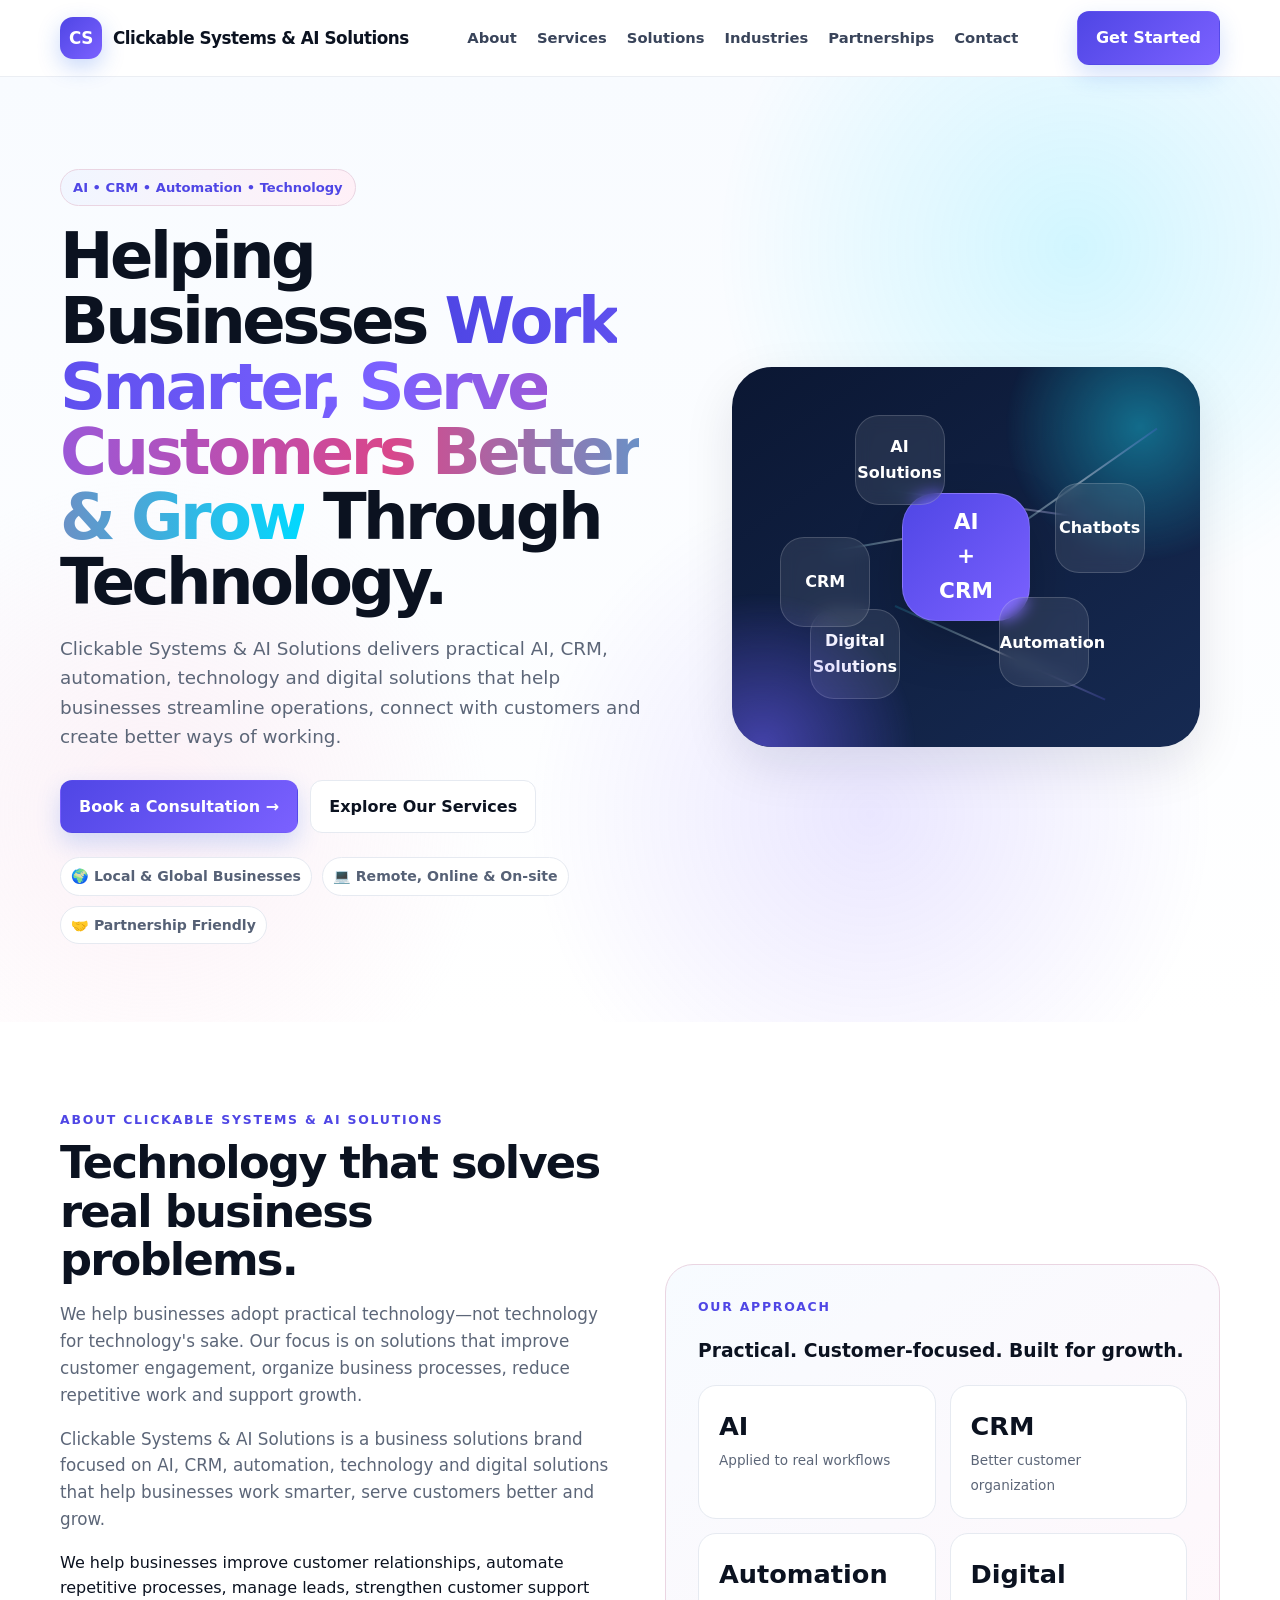
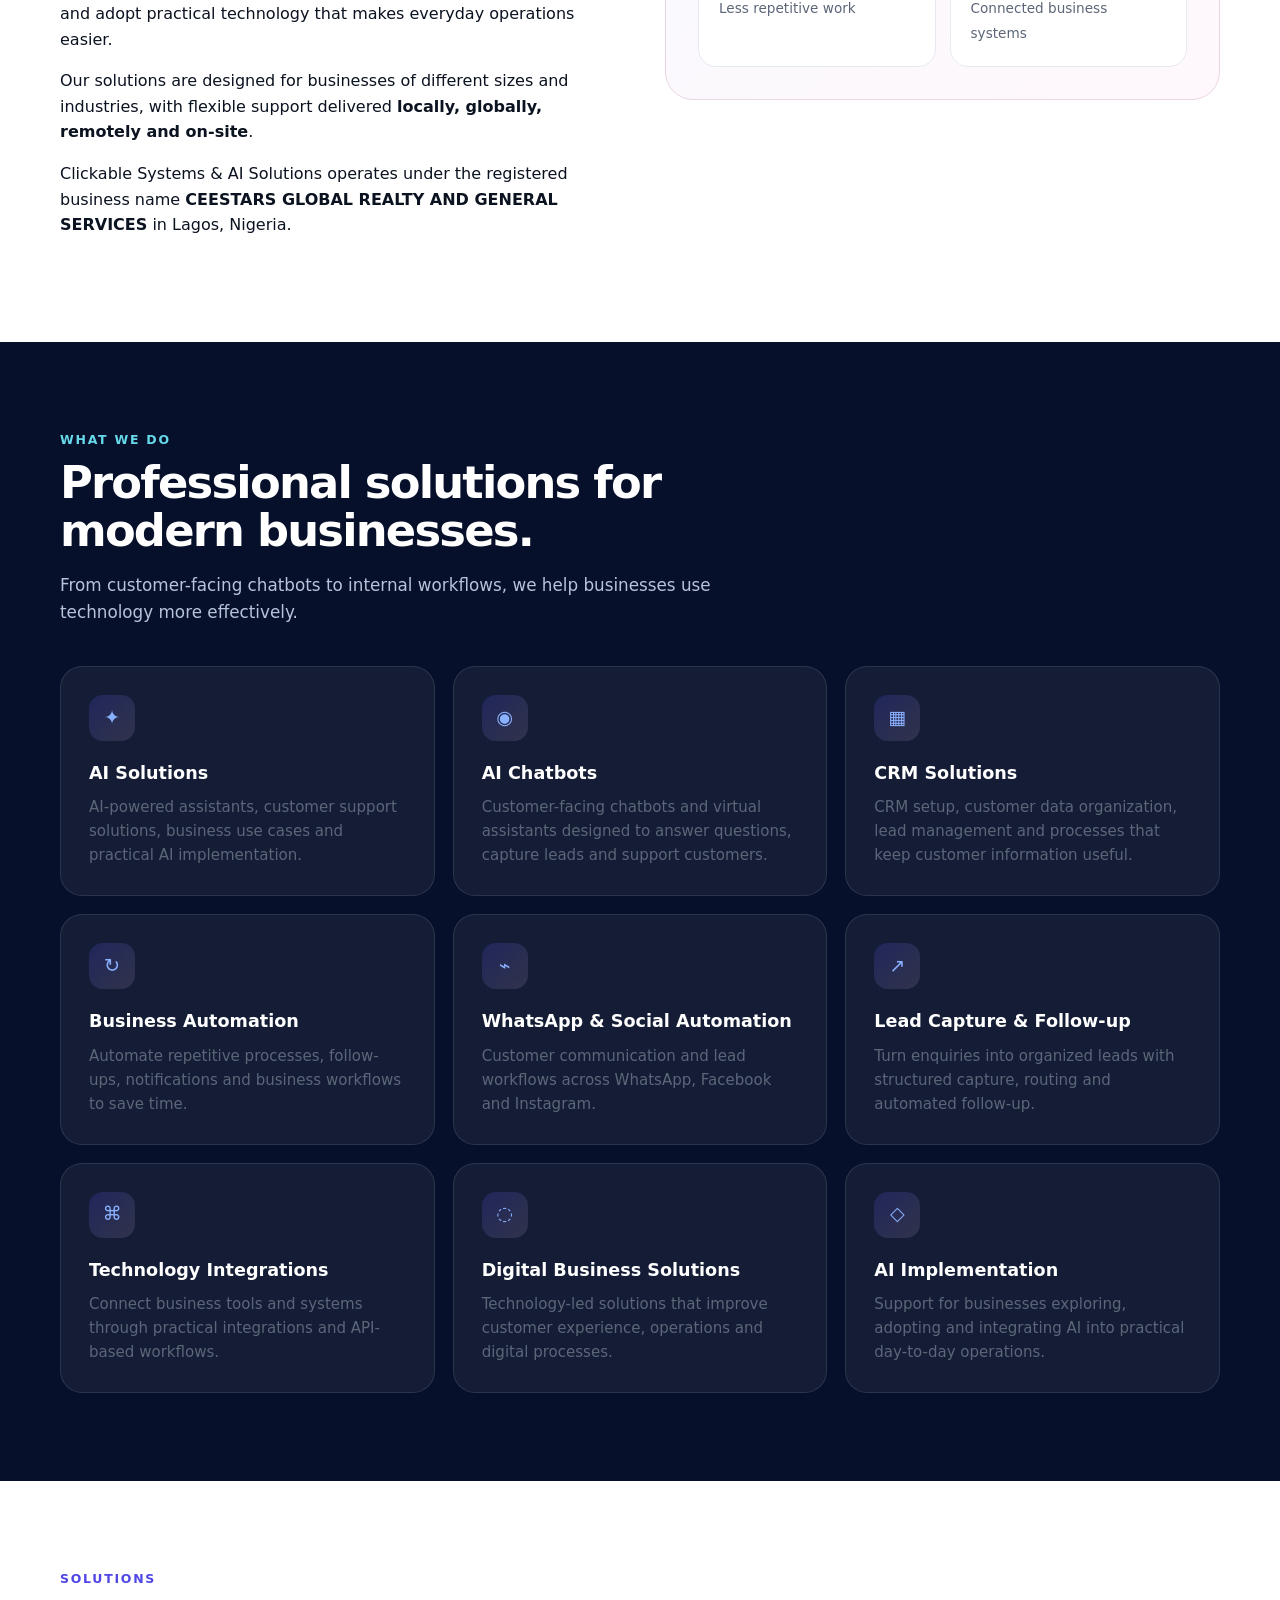
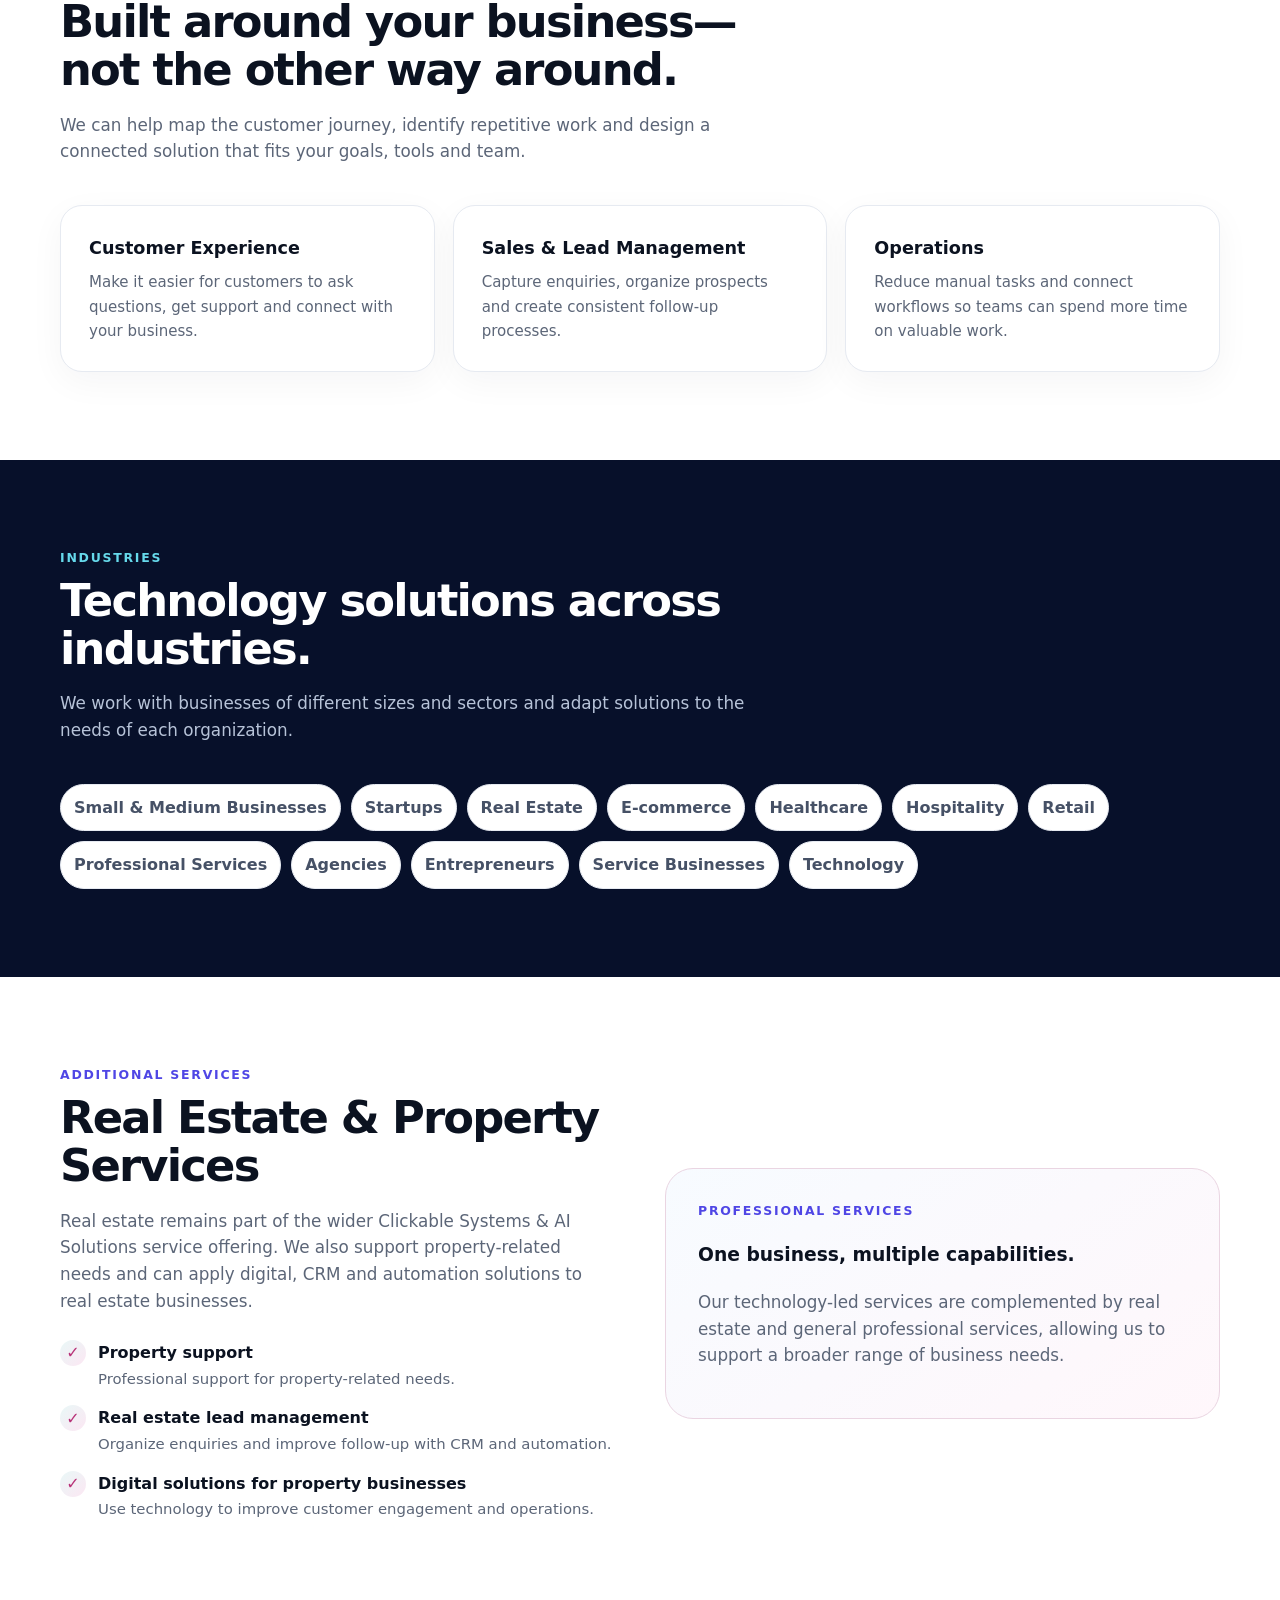
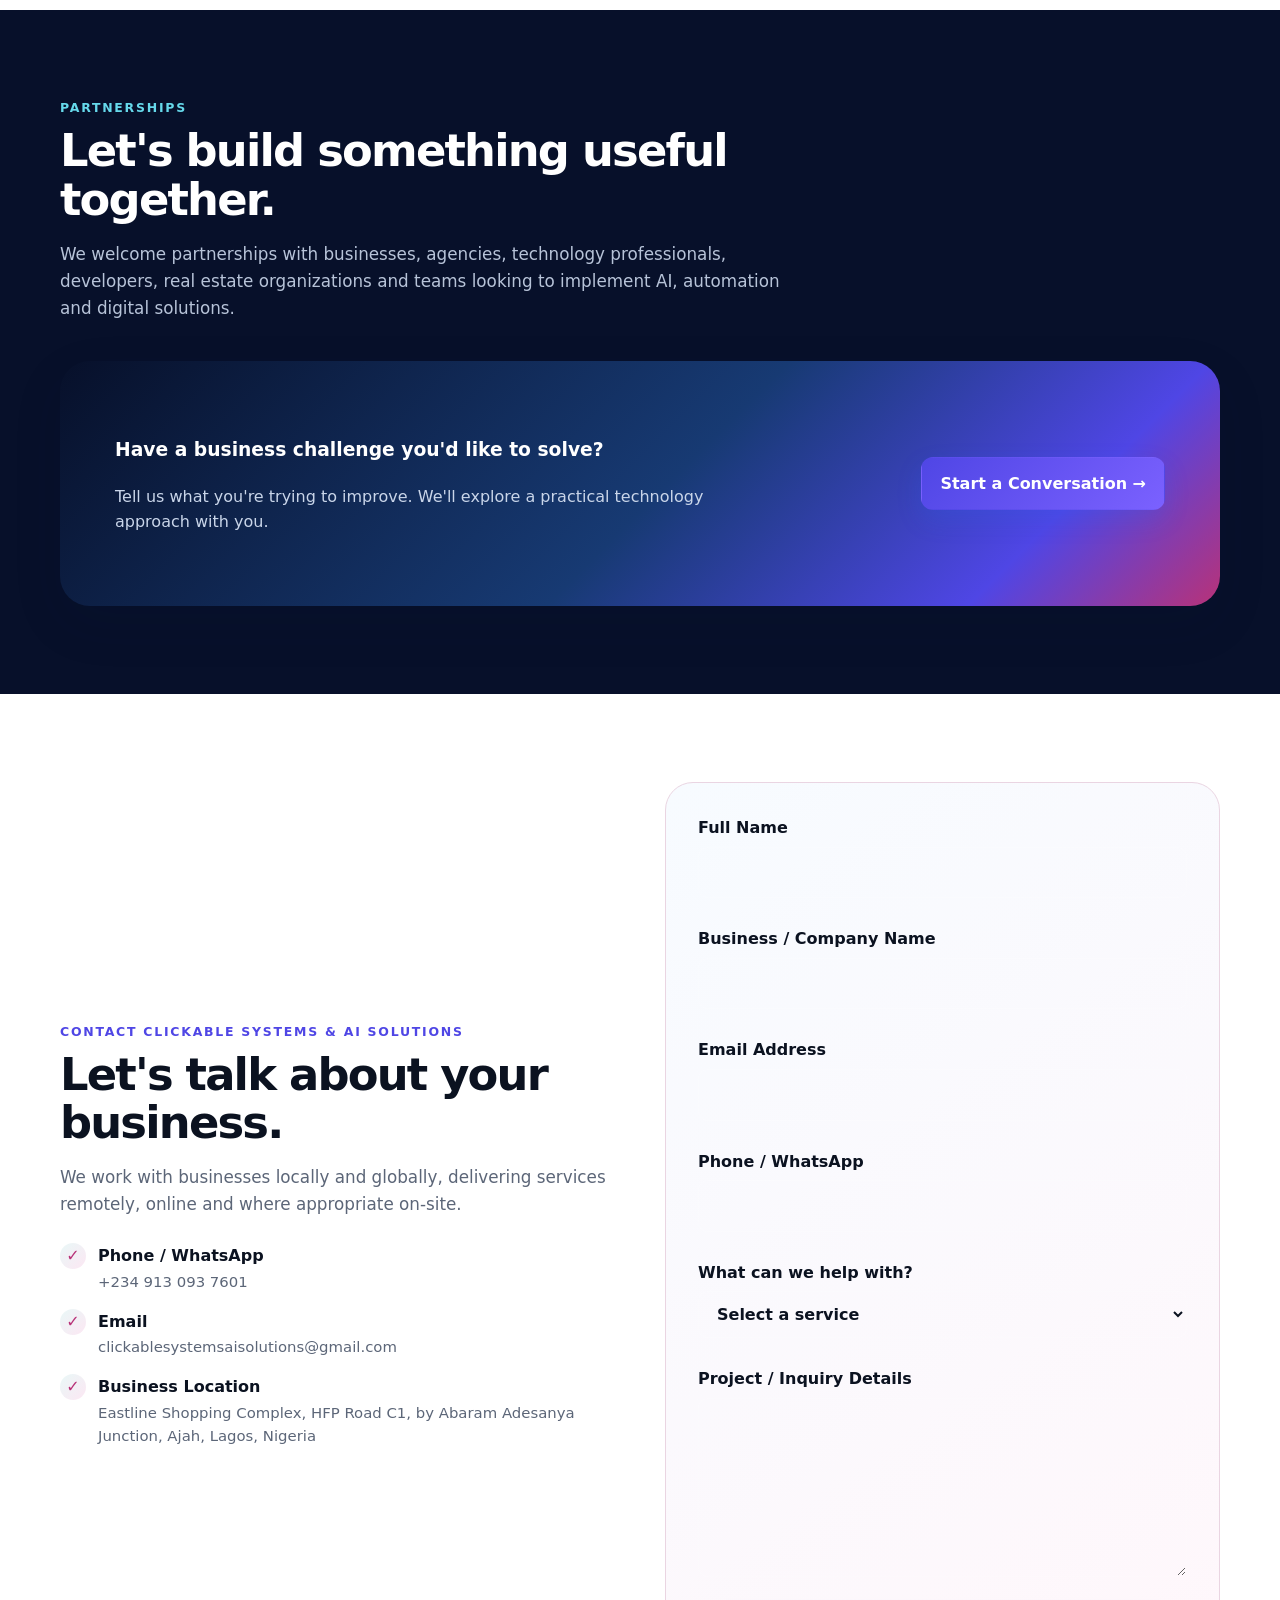
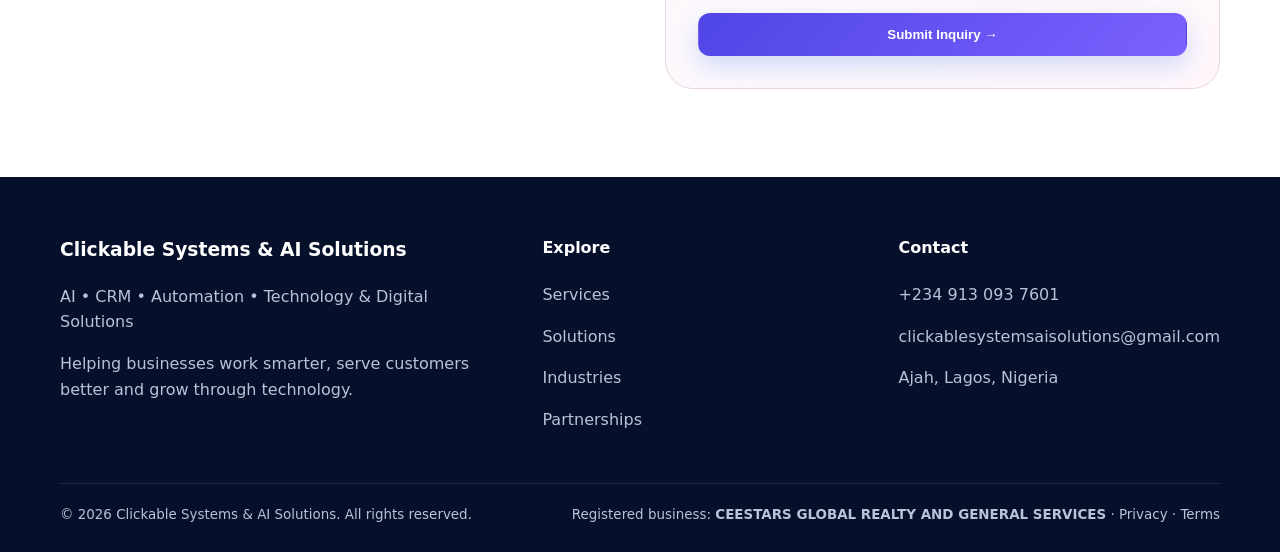
<file: index.html>
<!doctype html>
<html lang="en">
<head>
<meta charset="utf-8">
<meta name="viewport" content="width=device-width, initial-scale=1">
<title>Clickable Systems & AI Solutions | AI, CRM, Automation & Digital Solutions</title>
<meta name="description" content="Clickable Systems & AI Solutions helps businesses use AI, CRM, automation, technology and digital solutions to work smarter, serve customers better and grow. Serving businesses globally, locally and remotely.">
<link rel="stylesheet" href="styles.css">
</head>
<body>
<header>
  <div class="container nav">
    <a class="brand" href="#home"><span class="logo">CS</span><span>Clickable Systems & AI Solutions</span></a>
    <nav class="navlinks">
      <a href="#about">About</a><a href="#services">Services</a><a href="#solutions">Solutions</a><a href="#industries">Industries</a><a href="#partnerships">Partnerships</a><a href="#contact">Contact</a>
    </nav>
    <a class="btn btn-primary" href="#contact">Get Started</a>
    <button class="menu" aria-label="Menu">☰</button>
  </div>
</header>

<main id="home">
<section class="hero">
<div class="container hero-grid">
  <div>
    <span class="eyebrow">AI • CRM • Automation • Technology</span>
    <h1>Helping Businesses <span class="gradient">Work Smarter, Serve Customers Better & Grow</span> Through Technology.</h1>
    <p>Clickable Systems & AI Solutions delivers practical AI, CRM, automation, technology and digital solutions that help businesses streamline operations, connect with customers and create better ways of working.</p>
    <div class="actions">
      <a class="btn btn-primary" href="#contact">Book a Consultation →</a>
      <a class="btn btn-secondary" href="#services">Explore Our Services</a>
    </div>
    <div class="meta"><span>🌍 Local & Global Businesses</span><span>💻 Remote, Online & On-site</span><span>🤝 Partnership Friendly</span></div>
  </div>
  <div class="visual" aria-label="AI and business technology visual">
    <div class="orbit">
      <div class="network">
        <div class="line l1"></div><div class="line l2"></div><div class="line l3"></div><div class="line l4"></div>
        <div class="node main">AI<br>+<br>CRM</div>
        <div class="node n1">AI<br>Solutions</div><div class="node n2">Chatbots</div><div class="node n3">Automation</div><div class="node n4">Digital<br>Solutions</div><div class="node n5">CRM</div>
      </div>
    </div>
  </div>
</div>
</section>

<section id="about">
<div class="container split">
  <div>
    <div class="kicker">About Clickable Systems & AI Solutions</div>
    <h2>Technology that solves real business problems.</h2>
    <p class="lead">We help businesses adopt practical technology—not technology for technology's sake. Our focus is on solutions that improve customer engagement, organize business processes, reduce repetitive work and support growth.</p>
    <p class="lead">Clickable Systems & AI Solutions is a business solutions brand focused on AI, CRM, automation, technology and digital solutions that help businesses work smarter, serve customers better and grow.</p><p>We help businesses improve customer relationships, automate repetitive processes, manage leads, strengthen customer support and adopt practical technology that makes everyday operations easier.</p><p>Our solutions are designed for businesses of different sizes and industries, with flexible support delivered <strong>locally, globally, remotely and on-site</strong>.</p><p>Clickable Systems & AI Solutions operates under the registered business name <strong>CEESTARS GLOBAL REALTY AND GENERAL SERVICES</strong> in Lagos, Nigeria.</p>
  </div>
  <div class="statbox">
    <div class="kicker">Our approach</div>
    <h3>Practical. Customer-focused. Built for growth.</h3>
    <div class="statgrid">
      <div class="stat"><strong>AI</strong><span>Applied to real workflows</span></div>
      <div class="stat"><strong>CRM</strong><span>Better customer organization</span></div>
      <div class="stat"><strong>Automation</strong><span>Less repetitive work</span></div>
      <div class="stat"><strong>Digital</strong><span>Connected business systems</span></div>
    </div>
  </div>
</div>
</section>

<section id="services" class="dark">
<div class="container">
<div class="section-head"><div class="kicker">What we do</div><h2>Professional solutions for modern businesses.</h2><p class="lead">From customer-facing chatbots to internal workflows, we help businesses use technology more effectively.</p></div>
<div class="grid cards">
  <div class="card"><div class="icon">✦</div><h3>AI Solutions</h3><p>AI-powered assistants, customer support solutions, business use cases and practical AI implementation.</p></div>
  <div class="card"><div class="icon">◉</div><h3>AI Chatbots</h3><p>Customer-facing chatbots and virtual assistants designed to answer questions, capture leads and support customers.</p></div>
  <div class="card"><div class="icon">▦</div><h3>CRM Solutions</h3><p>CRM setup, customer data organization, lead management and processes that keep customer information useful.</p></div>
  <div class="card"><div class="icon">↻</div><h3>Business Automation</h3><p>Automate repetitive processes, follow-ups, notifications and business workflows to save time.</p></div>
  <div class="card"><div class="icon">⌁</div><h3>WhatsApp & Social Automation</h3><p>Customer communication and lead workflows across WhatsApp, Facebook and Instagram.</p></div>
  <div class="card"><div class="icon">↗</div><h3>Lead Capture & Follow-up</h3><p>Turn enquiries into organized leads with structured capture, routing and automated follow-up.</p></div>
  <div class="card"><div class="icon">⌘</div><h3>Technology Integrations</h3><p>Connect business tools and systems through practical integrations and API-based workflows.</p></div>
  <div class="card"><div class="icon">◌</div><h3>Digital Business Solutions</h3><p>Technology-led solutions that improve customer experience, operations and digital processes.</p></div>
  <div class="card"><div class="icon">◇</div><h3>AI Implementation</h3><p>Support for businesses exploring, adopting and integrating AI into practical day-to-day operations.</p></div>
</div>
</div>
</section>

<section id="solutions">
<div class="container">
<div class="section-head"><div class="kicker">Solutions</div><h2>Built around your business—not the other way around.</h2><p class="lead">We can help map the customer journey, identify repetitive work and design a connected solution that fits your goals, tools and team.</p></div>
<div class="grid cards">
  <div class="card"><h3>Customer Experience</h3><p>Make it easier for customers to ask questions, get support and connect with your business.</p></div>
  <div class="card"><h3>Sales & Lead Management</h3><p>Capture enquiries, organize prospects and create consistent follow-up processes.</p></div>
  <div class="card"><h3>Operations</h3><p>Reduce manual tasks and connect workflows so teams can spend more time on valuable work.</p></div>
</div>
</div>
</section>

<section id="industries" class="dark">
<div class="container">
<div class="section-head"><div class="kicker">Industries</div><h2>Technology solutions across industries.</h2><p class="lead">We work with businesses of different sizes and sectors and adapt solutions to the needs of each organization.</p></div>
<div class="industry">
  <span class="pill">Small & Medium Businesses</span><span class="pill">Startups</span><span class="pill">Real Estate</span><span class="pill">E-commerce</span><span class="pill">Healthcare</span><span class="pill">Hospitality</span><span class="pill">Retail</span><span class="pill">Professional Services</span><span class="pill">Agencies</span><span class="pill">Entrepreneurs</span><span class="pill">Service Businesses</span><span class="pill">Technology</span>
</div>
</div>
</section>

<section id="real-estate">
<div class="container split">
  <div>
    <div class="kicker">Additional Services</div>
    <h2>Real Estate & Property Services</h2>
    <p class="lead">Real estate remains part of the wider Clickable Systems & AI Solutions service offering. We also support property-related needs and can apply digital, CRM and automation solutions to real estate businesses.</p>
    <div class="checks">
      <div class="check"><span class="checkmark">✓</span><div><b>Property support</b><p>Professional support for property-related needs.</p></div></div>
      <div class="check"><span class="checkmark">✓</span><div><b>Real estate lead management</b><p>Organize enquiries and improve follow-up with CRM and automation.</p></div></div>
      <div class="check"><span class="checkmark">✓</span><div><b>Digital solutions for property businesses</b><p>Use technology to improve customer engagement and operations.</p></div></div>
    </div>
  </div>
  <div class="statbox"><div class="kicker">Professional Services</div><h3>One business, multiple capabilities.</h3><p class="lead">Our technology-led services are complemented by real estate and general professional services, allowing us to support a broader range of business needs.</p></div>
</div>
</section>

<section id="partnerships" class="dark">
<div class="container">
<div class="section-head"><div class="kicker">Partnerships</div><h2>Let's build something useful together.</h2><p class="lead">We welcome partnerships with businesses, agencies, technology professionals, developers, real estate organizations and teams looking to implement AI, automation and digital solutions.</p></div>
<div class="cta">
  <div><h3>Have a business challenge you'd like to solve?</h3><p>Tell us what you're trying to improve. We'll explore a practical technology approach with you.</p></div>
  <a class="btn btn-primary" href="index.html#contact">Start a Conversation →</a>
</div>
</div>
</section>

<section id="contact">
<div class="container split">
  <div>
    <div class="kicker">Contact Clickable Systems & AI Solutions</div>
    <h2>Let's talk about your business.</h2>
    <p class="lead">We work with businesses locally and globally, delivering services remotely, online and where appropriate on-site.</p>
    <div class="checks">
      <div class="check"><span class="checkmark">✓</span><div><b>Phone / WhatsApp</b><p><a href="tel:+2349130937601">+234 913 093 7601</a></p></div></div>
      <div class="check"><span class="checkmark">✓</span><div><b>Email</b><p><a href="mailto:clickablesystemsaisolutions@gmail.com">clickablesystemsaisolutions@gmail.com</a></p></div></div>
      <div class="check"><span class="checkmark">✓</span><div><b>Business Location</b><p>Eastline Shopping Complex, HFP Road C1, by Abaram Adesanya Junction, Ajah, Lagos, Nigeria</p></div></div>
    </div>
  </div>
  <div class="statbox">
    <form name="clickable-contact" method="POST" data-netlify="true" netlify-honeypot="bot-field">
      <input type="hidden" name="form-name" value="clickable-contact">
      <p class="hidden-field"><label>Don’t fill this out if you’re human: <input name="bot-field"></label></p>
      <label>Full Name<input type="text" name="name" required></label>
      <label>Business / Company Name<input type="text" name="company"></label>
      <label>Email Address<input type="email" name="email" required></label>
      <label>Phone / WhatsApp<input type="tel" name="phone"></label>
      <label>What can we help with?<select name="interest" required><option value="">Select a service</option><option>AI Solutions</option><option>CRM Solutions</option><option>Automation</option><option>Chatbots & Virtual Assistants</option><option>WhatsApp / Social Automation</option><option>Technology & Digital Solutions</option><option>Real Estate & Property Services</option><option>Partnership</option></select></label>
      <label>Project / Inquiry Details<textarea name="message" rows="6" required></textarea></label>
      <button class="btn btn-primary" type="submit">Submit Inquiry →</button>
    </form>
  </div>
</div>
</section>
</main>

<footer>
<div class="container">
<div class="footer-grid">
  <div><h3>Clickable Systems & AI Solutions</h3><p>AI • CRM • Automation • Technology & Digital Solutions</p><p>Helping businesses work smarter, serve customers better and grow through technology.</p></div>
  <div><h4>Explore</h4><p><a href="#services">Services</a></p><p><a href="#solutions">Solutions</a></p><p><a href="#industries">Industries</a></p><p><a href="#partnerships">Partnerships</a></p></div>
  <div><h4>Contact</h4><p><a href="tel:+2349130937601">+234 913 093 7601</a></p><p><a href="mailto:clickablesystemsaisolutions@gmail.com">clickablesystemsaisolutions@gmail.com</a></p><p>Ajah, Lagos, Nigeria</p></div>
</div>
<div class="footer-bottom">
  <span>© 2026 Clickable Systems & AI Solutions. All rights reserved.</span>
  <span>Registered business: <strong>CEESTARS GLOBAL REALTY AND GENERAL SERVICES</strong> · <a href="privacy.html">Privacy</a> · <a href="terms.html">Terms</a></span>
</div>
</div>
</footer>
<script>
document.querySelector('.menu').addEventListener('click',()=>{const n=document.querySelector('.navlinks'); n.style.display=n.style.display==='flex'?'none':'flex'; n.style.position='absolute'; n.style.top='68px'; n.style.left='0'; n.style.right='0'; n.style.padding='18px'; n.style.background='#fff'; n.style.flexDirection='column'; n.style.borderBottom='1px solid #e6eaf1';});
</script>
</body>
</html>
</file>
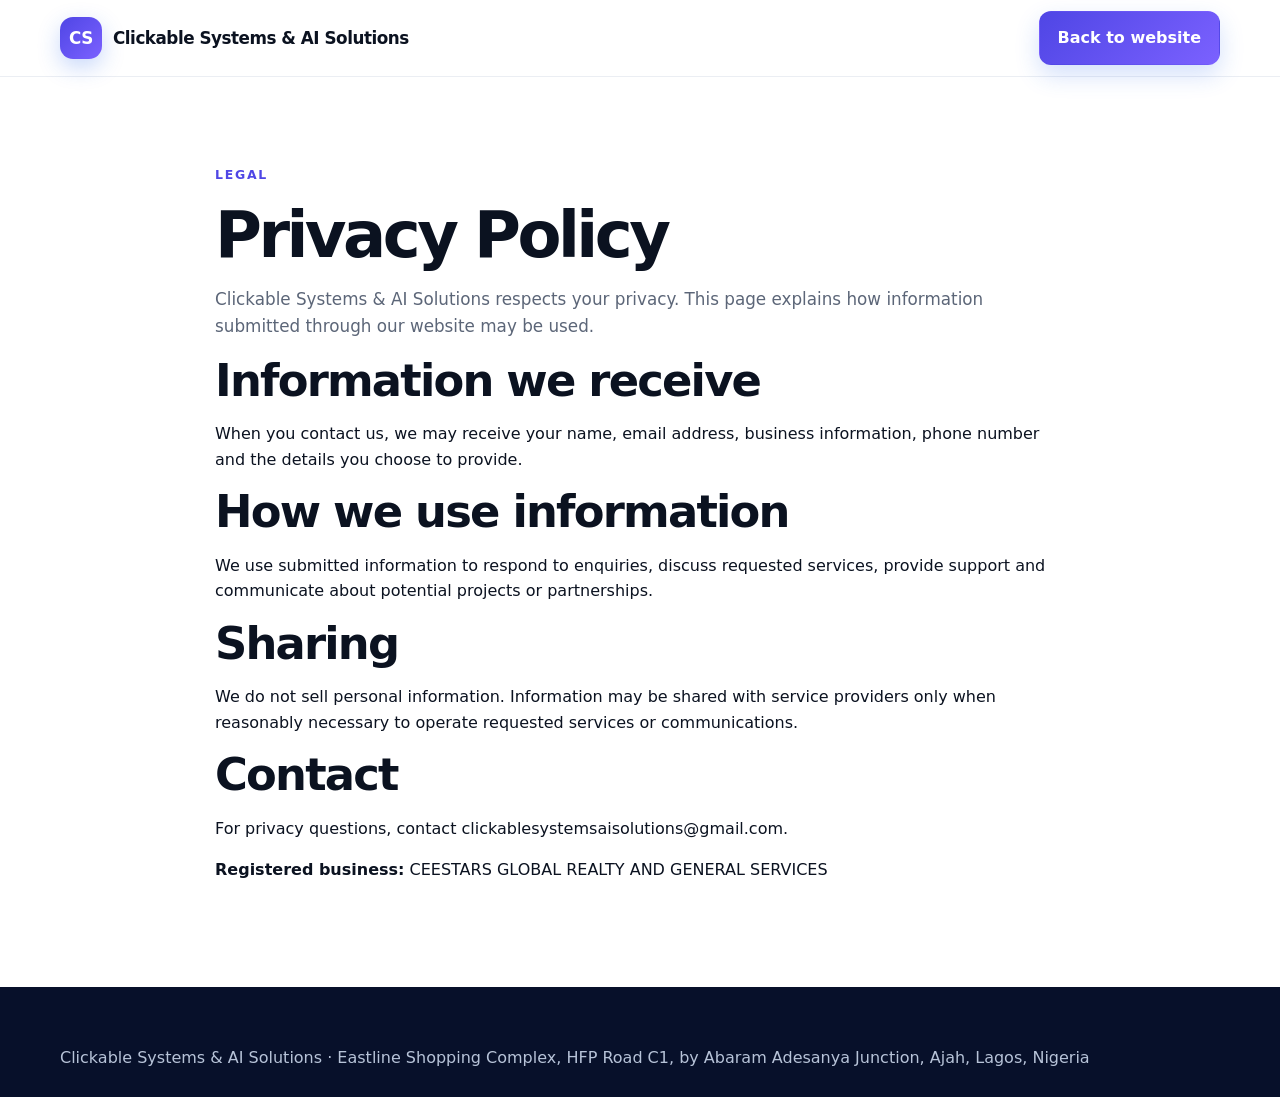
<file: privacy.html>
<!doctype html><html lang="en"><head><meta charset="utf-8"><meta name="viewport" content="width=device-width,initial-scale=1"><title>Privacy Policy | Clickable Systems & AI Solutions</title><link rel="stylesheet" href="styles.css"></head><body><header><div class="container nav"><a class="brand" href="index.html"><span class="logo">CS</span><span>Clickable Systems & AI Solutions</span></a><a class="btn btn-primary" href="index.html">Back to website</a></div></header><main><section><div class="container" style="max-width:850px"><div class="kicker">Legal</div><h1>Privacy Policy</h1><p class="lead">Clickable Systems & AI Solutions respects your privacy. This page explains how information submitted through our website may be used.</p><h2>Information we receive</h2><p>When you contact us, we may receive your name, email address, business information, phone number and the details you choose to provide.</p><h2>How we use information</h2><p>We use submitted information to respond to enquiries, discuss requested services, provide support and communicate about potential projects or partnerships.</p><h2>Sharing</h2><p>We do not sell personal information. Information may be shared with service providers only when reasonably necessary to operate requested services or communications.</p><h2>Contact</h2><p>For privacy questions, contact <a href="mailto:clickablesystemsaisolutions@gmail.com">clickablesystemsaisolutions@gmail.com</a>.</p><p><strong>Registered business:</strong> CEESTARS GLOBAL REALTY AND GENERAL SERVICES</p></div></section></main><footer><div class="container">Clickable Systems & AI Solutions · Eastline Shopping Complex, HFP Road C1, by Abaram Adesanya Junction, Ajah, Lagos, Nigeria</div></footer></body></html>
</file>
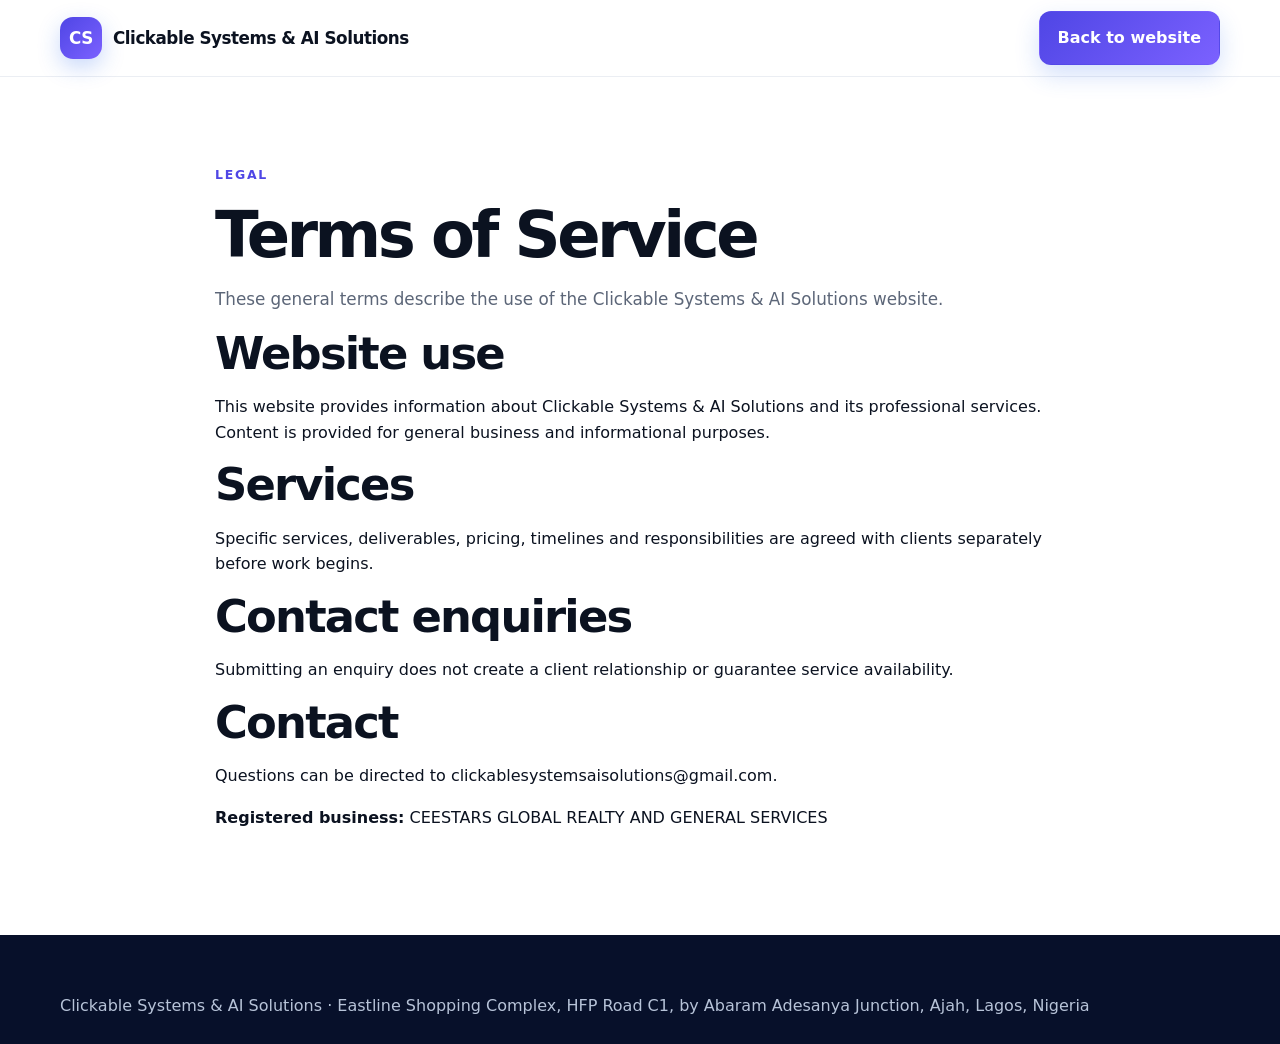
<file: terms.html>
<!doctype html><html lang="en"><head><meta charset="utf-8"><meta name="viewport" content="width=device-width,initial-scale=1"><title>Terms of Service | Clickable Systems & AI Solutions</title><link rel="stylesheet" href="styles.css"></head><body><header><div class="container nav"><a class="brand" href="index.html"><span class="logo">CS</span><span>Clickable Systems & AI Solutions</span></a><a class="btn btn-primary" href="index.html">Back to website</a></div></header><main><section><div class="container" style="max-width:850px"><div class="kicker">Legal</div><h1>Terms of Service</h1><p class="lead">These general terms describe the use of the Clickable Systems & AI Solutions website.</p><h2>Website use</h2><p>This website provides information about Clickable Systems & AI Solutions and its professional services. Content is provided for general business and informational purposes.</p><h2>Services</h2><p>Specific services, deliverables, pricing, timelines and responsibilities are agreed with clients separately before work begins.</p><h2>Contact enquiries</h2><p>Submitting an enquiry does not create a client relationship or guarantee service availability.</p><h2>Contact</h2><p>Questions can be directed to <a href="mailto:clickablesystemsaisolutions@gmail.com">clickablesystemsaisolutions@gmail.com</a>.</p><p><strong>Registered business:</strong> CEESTARS GLOBAL REALTY AND GENERAL SERVICES</p></div></section></main><footer><div class="container">Clickable Systems & AI Solutions · Eastline Shopping Complex, HFP Road C1, by Abaram Adesanya Junction, Ajah, Lagos, Nigeria</div></footer></body></html>
</file>
<file: styles.css>
:root{
  --ink:#0b1220;
  --muted:#5c6678;
  --paper:#f7f9fc;
  --white:#ffffff;
  --navy:#07102a;
  --blue:#4f46e5;
  --cyan:#00d9ff;
  --pink:#f9d5e5;
  --pink-soft:#fce7f3;
  --violet:#7b61ff;
  --line:#e6eaf1;
  --shadow:0 18px 50px rgba(11,23,51,.10);
  --radius:22px;
}
*{box-sizing:border-box}
html{scroll-behavior:smooth}
body{margin:0;font-family:Inter,ui-sans-serif,system-ui,-apple-system,BlinkMacSystemFont,"Segoe UI",sans-serif;color:var(--ink);background:var(--white);line-height:1.6}
a{text-decoration:none;color:inherit}
.container{width:min(1160px,92%);margin:auto}
header{position:sticky;top:0;z-index:50;background:rgba(255,255,255,.92);backdrop-filter:blur(16px);border-bottom:1px solid rgba(230,234,241,.8)}
.nav{height:76px;display:flex;align-items:center;justify-content:space-between;gap:24px}
.brand{display:flex;align-items:center;gap:11px;font-weight:800;letter-spacing:-.03em}
.logo{width:42px;height:42px;border-radius:13px;display:grid;place-items:center;color:#fff;font-weight:900;background:linear-gradient(135deg,var(--blue),var(--violet));box-shadow:0 8px 22px rgba(37,99,235,.25)}
.brand span{font-size:1.05rem}
.navlinks{display:flex;gap:20px;align-items:center;font-size:.92rem;font-weight:650;color:#39445a}
.navlinks a:hover{color:var(--blue)}
.navlinks a:nth-child(4):hover,.navlinks a:nth-child(5):hover{color:#d9468b}
.btn{display:inline-flex;align-items:center;justify-content:center;gap:8px;padding:13px 18px;border-radius:12px;font-weight:750;border:1px solid transparent;transition:.2s}
.btn-primary{color:#fff;background:linear-gradient(135deg,var(--blue),var(--violet));box-shadow:0 10px 25px rgba(37,99,235,.2)}
.btn-primary:hover{transform:translateY(-1px);box-shadow:0 14px 30px rgba(37,99,235,.27)}
.btn-secondary{background:#fff;border-color:var(--line)}
.menu{display:none;border:0;background:none;font-size:1.5rem}
 .hero{background:
 radial-gradient(circle at 84% 18%,rgba(0,217,255,.16),transparent 27%),
 radial-gradient(circle at 68% 78%,rgba(123,97,255,.15),transparent 30%),
 radial-gradient(circle at 12% 78%,rgba(249,213,229,.32),transparent 25%),
 linear-gradient(180deg,#f8fbff 0%,#fff 100%);
 padding:92px 0 78px;overflow:hidden}
.hero-grid{display:grid;grid-template-columns:1.08fr .92fr;gap:56px;align-items:center}
.eyebrow{display:inline-flex;padding:7px 12px;border:1px solid #ead5e2;border-radius:999px;background:linear-gradient(90deg,#f1f6ff,#fff0f7);color:#4f46e5;font-size:.82rem;font-weight:800}
h1{font-size:clamp(2.7rem,5vw,4.65rem);line-height:1.02;letter-spacing:-.055em;margin:18px 0}
.gradient{background:linear-gradient(90deg,var(--blue),var(--violet),#d9468b,var(--cyan));-webkit-background-clip:text;background-clip:text;color:transparent}
.hero p{font-size:1.15rem;color:var(--muted);max-width:680px}
.actions{display:flex;gap:12px;flex-wrap:wrap;margin-top:28px}
.meta{display:flex;gap:10px;flex-wrap:wrap;margin-top:24px;color:#566176;font-size:.88rem;font-weight:650}
.meta span{padding:7px 10px;background:#fff;border:1px solid var(--line);border-radius:999px}
.visual{position:relative;min-height:420px}
.orbit{position:absolute;inset:20px;border-radius:40px;background:linear-gradient(145deg,#0b1733,#162a52);box-shadow:var(--shadow);overflow:hidden}
.orbit:before,.orbit:after{content:"";position:absolute;border-radius:50%;filter:blur(1px)}
.orbit:before{width:280px;height:280px;right:-80px;top:-80px;background:radial-gradient(circle,rgba(22,184,212,.5),transparent 68%)}
.orbit:after{width:320px;height:320px;left:-130px;bottom:-160px;background:radial-gradient(circle,rgba(109,93,252,.55),transparent 68%)}
.network{position:absolute;inset:48px;display:grid;place-items:center}
.node{position:absolute;width:90px;height:90px;border-radius:24px;background:rgba(255,255,255,.09);border:1px solid rgba(255,255,255,.16);display:grid;place-items:center;color:#fff;font-weight:850;text-align:center;backdrop-filter:blur(8px)}
.node.main{width:128px;height:128px;border-radius:34px;background:linear-gradient(135deg,var(--blue),var(--violet));font-size:1.35rem;box-shadow:0 20px 50px rgba(0,0,0,.22)}
.n1{top:0;left:20%}.n2{top:24%;right:2%}.n3{bottom:4%;right:17%}.n4{bottom:0;left:8%}.n5{top:43%;left:0}
.line{position:absolute;height:2px;background:linear-gradient(90deg,rgba(22,184,212,.2),rgba(255,255,255,.45),rgba(109,93,252,.2));transform-origin:left center}
.l1{width:210px;top:26%;left:29%;transform:rotate(8deg)}.l2{width:210px;top:47%;left:55%;transform:rotate(-35deg)}.l3{width:230px;top:67%;left:31%;transform:rotate(24deg)}.l4{width:170px;top:48%;left:13%;transform:rotate(-10deg)}
section{padding:88px 0}
.section-head{max-width:720px;margin-bottom:40px}
.kicker{font-size:.78rem;text-transform:uppercase;letter-spacing:.14em;font-weight:850;color:var(--blue)}
h2{font-size:clamp(2rem,3.5vw,3.1rem);line-height:1.08;letter-spacing:-.04em;margin:9px 0 14px}
.lead{color:var(--muted);font-size:1.05rem}
.grid{display:grid;gap:18px}
.cards{grid-template-columns:repeat(3,1fr)}
.card{padding:28px;background:#fff;border:1px solid var(--line);border-radius:var(--radius);box-shadow:0 10px 35px rgba(11,23,51,.045)}
.card:hover{transform:translateY(-3px);box-shadow:0 18px 50px rgba(79,70,229,.12),0 8px 24px rgba(249,213,229,.28);transition:.2s;border-color:#ead5e2}
.icon{width:46px;height:46px;border-radius:14px;display:grid;place-items:center;background:linear-gradient(135deg,#eef4ff,var(--pink-soft));color:var(--blue);font-size:1.2rem;margin-bottom:18px}
.card h3{margin:0 0 8px;font-size:1.1rem}
.card p{margin:0;color:var(--muted);font-size:.94rem}
.dark{background:var(--navy);color:#fff}
.dark .lead{color:#b7c3d8}.dark .kicker{color:#66d9eb}
.dark .card{background:rgba(255,255,255,.055);border-color:rgba(255,255,255,.10);box-shadow:none}
.dark .icon{background:linear-gradient(135deg,rgba(79,70,229,.22),rgba(249,213,229,.12));color:#8ab1ff}
.split{display:grid;grid-template-columns:1fr 1fr;gap:50px;align-items:center}
.checks{display:grid;gap:14px;margin-top:25px}
.check{display:flex;gap:12px;align-items:flex-start}
.check b{display:block}.check p{margin:2px 0 0;color:var(--muted);font-size:.93rem}
.checkmark{width:26px;height:26px;border-radius:50%;display:grid;place-items:center;background:linear-gradient(135deg,#e9f8f7,var(--pink-soft));color:#b83278;font-weight:900;flex:none}
.statbox{padding:32px;border:1px solid #ead5e2;border-radius:28px;background:linear-gradient(145deg,#f7fbff,#fff7fb)}
.statgrid{display:grid;grid-template-columns:1fr 1fr;gap:14px;margin-top:18px}
.stat{padding:20px;background:#fff;border:1px solid var(--line);border-radius:18px}
.stat strong{font-size:1.6rem;display:block}.stat span{font-size:.85rem;color:var(--muted)}
.industry{display:flex;flex-wrap:wrap;gap:10px}.pill{padding:10px 13px;border:1px solid var(--line);border-radius:999px;background:#fff;font-weight:650;color:#465166}
.cta{padding:55px;border-radius:30px;background:linear-gradient(135deg,#07102a,#173a73 52%,#4f46e5 82%,#b83278);color:#fff;display:flex;justify-content:space-between;gap:30px;align-items:center;box-shadow:var(--shadow)}
.cta p{color:#c9d5e9;max-width:650px}
footer{background:#07102a;color:#b7c3d8;padding:58px 0 26px}
.footer-grid{display:grid;grid-template-columns:1.4fr 1fr 1fr;gap:40px}
footer h3,footer h4{color:#fff;margin-top:0}
footer a:hover{color:#fff}
.footer-bottom{border-top:1px solid rgba(255,255,255,.1);margin-top:35px;padding-top:20px;font-size:.84rem;display:flex;justify-content:space-between;gap:20px;flex-wrap:wrap}
small{color:#6c7890}
form{display:grid;gap:14px}
input,textarea,select{width:100%;padding:14px 15px;border:1px solid var(--line);border-radius:12px;font:inherit;background:#fff}
textarea{min-height:145px;resize:vertical}
@media(max-width:900px){
 .navlinks{display:none}.menu{display:block}.hero-grid,.split{grid-template-columns:1fr}.visual{min-height:350px}.cards{grid-template-columns:1fr 1fr}.footer-grid{grid-template-columns:1fr 1fr}
}
@media(max-width:600px){
 .hero{padding:65px 0}.visual{min-height:300px}.orbit{inset:0}.node{transform:scale(.8)}.cards{grid-template-columns:1fr}.footer-grid{grid-template-columns:1fr}.cta{padding:34px;display:block}.cta .btn{margin-top:12px}.nav{height:68px}
}

.hidden-field{display:none!important;}
form label{display:block;margin-bottom:14px;font-weight:600;}
form input,form select,form textarea{width:100%;margin-top:6px;padding:12px 14px;border:1px solid rgba(255,255,255,.14);border-radius:10px;background:rgba(255,255,255,.04);color:inherit;font:inherit;box-sizing:border-box;}
form textarea{resize:vertical;}
</file>
